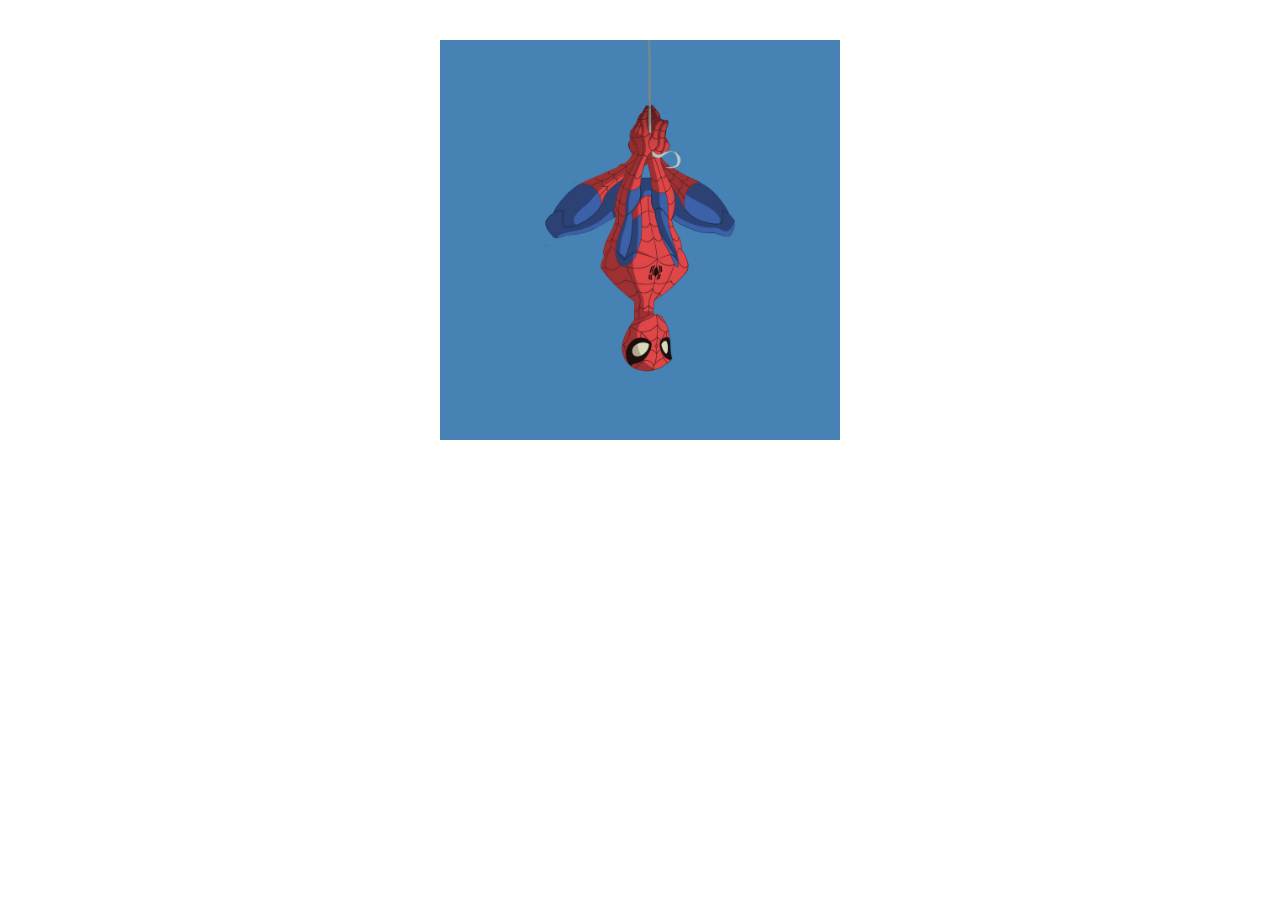
<file: Animations/index.html>
<!DOCTYPE html>
<html lang="es">
<head>
    <meta charset="UTF-8">
    <meta http-equiv="X-UA-Compatible" content="IE=edge">
    <meta name="viewport" content="width=device-width, initial-scale=1.0">
    <title>Animaciones</title>
    <link rel="stylesheet" href="estilos.css">
</head>
<body>
    <div class="cuadrado">
        <img src="spiderman-colgado.png" class="spiderman">
    </div>
</body>
</html>
</file>
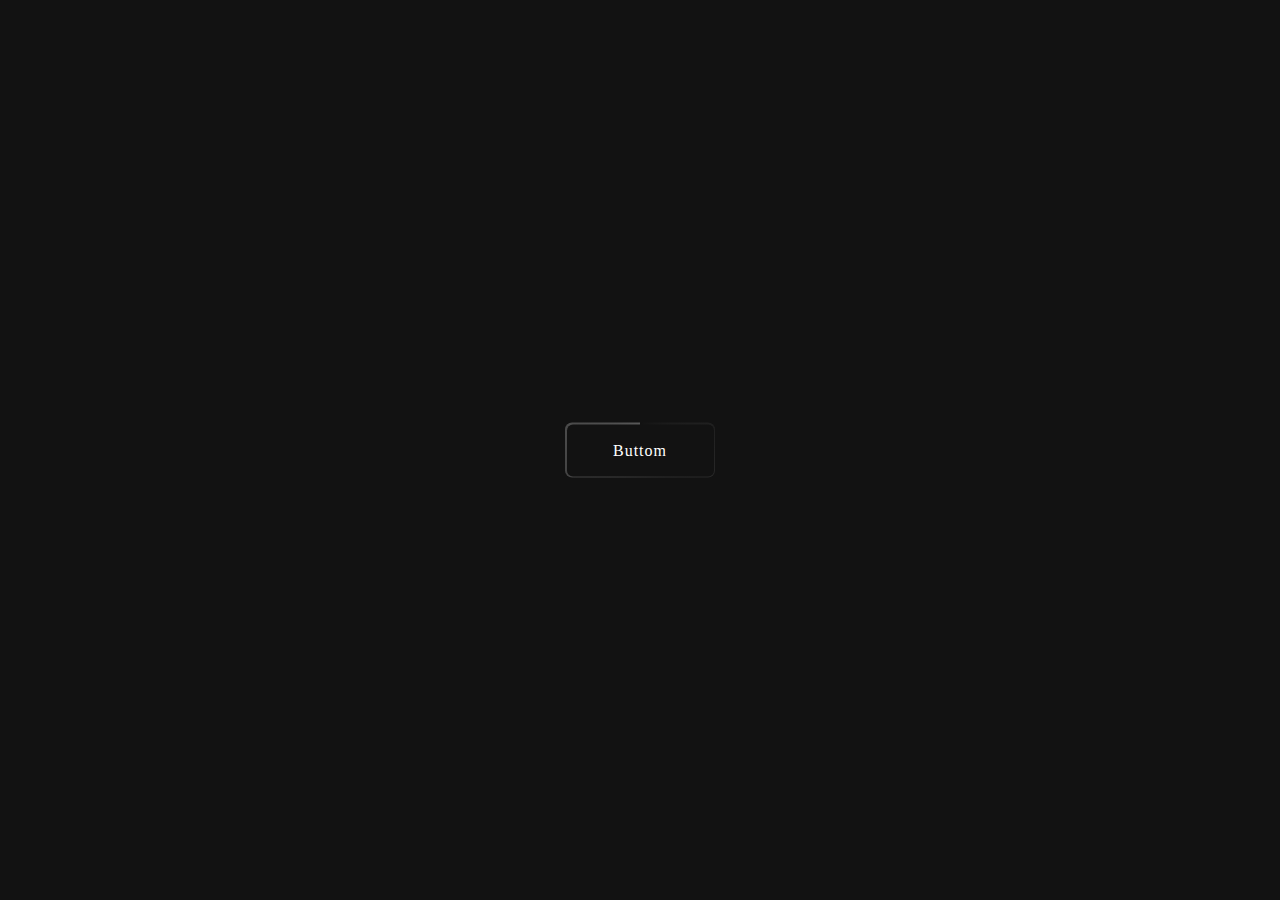
<file: boton/index.html>
<!DOCTYPE html>
<html lang="en">

<head>
  <meta charset="UTF-8">
  <meta http-equiv="X-UA-Compatible" content="IE=edge">
  <meta name="viewport" content="width=device-width, initial-scale=1.0">
  <title>Boton</title>
  <link rel="stylesheet" href="estilos.css">
</head>

<body>
  <div class="container">
    <div class="btn">
      <a href="#">Buttom</a>
    </div>
  </div>
</body>

</html>
</file>
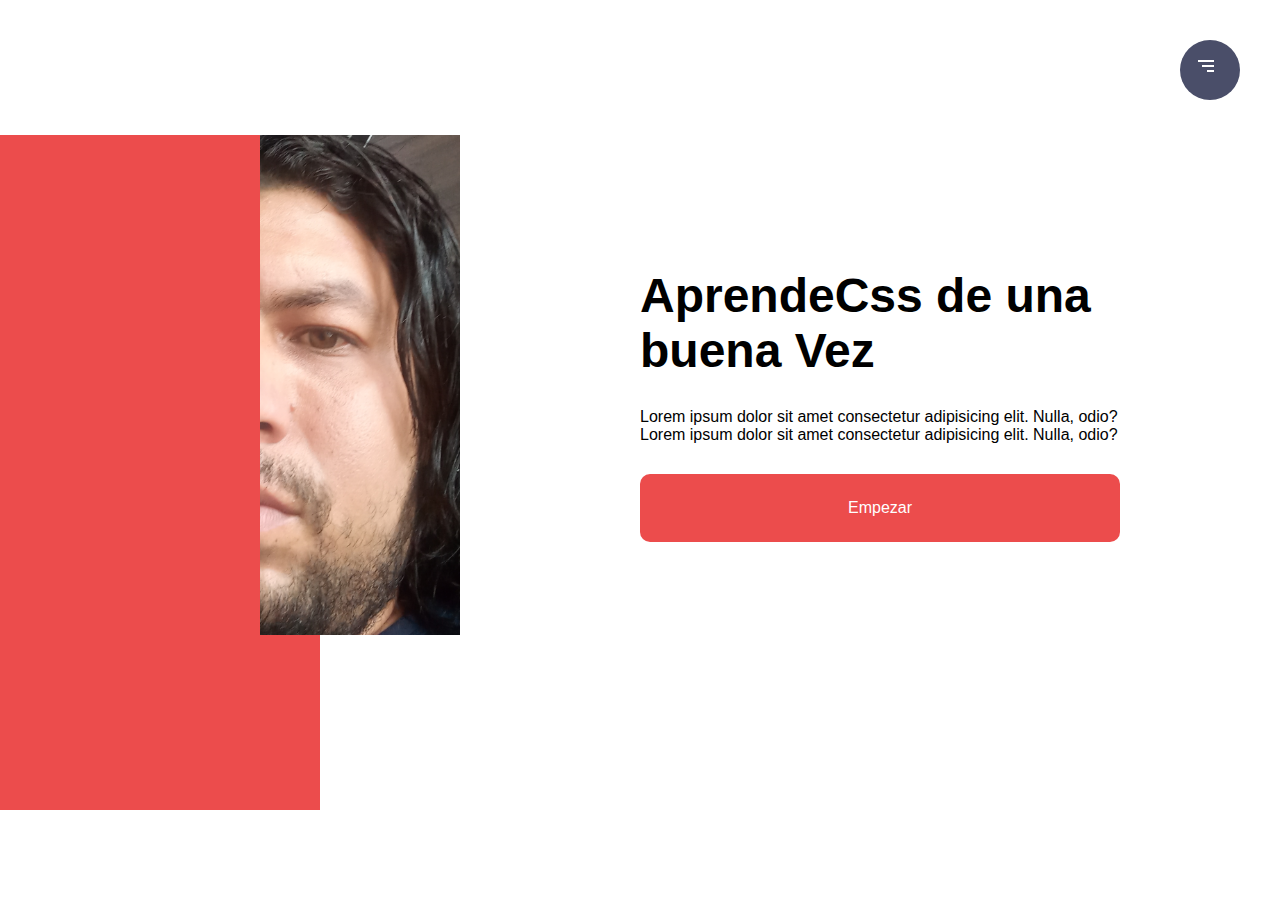
<file: menu Animado/index.html>
<!DOCTYPE html>
<html lang="es">

<head>
  <meta charset="UTF-8">
  <meta http-equiv="X-UA-Compatible" content="IE=edge">
  <meta name="viewport" content="width=device-width, initial-scale=1.0">
  <title>Menu animado</title>
  <link rel="stylesheet" href="estilos.css">
</head>

<body>

  <nav class="menu">
    <input type="checkbox" id="check" class="menu__checked">
    <label for="check" class="menu__label">
      <img src="./close.svg" alt="cerrar" class="menu__hamburguer menu__hamburguer--hidden">
      <img src="./menu.svg" alt="cerrar" class="menu__hamburguer menu__hamburguer--show">
    </label>

    <div class="menu__links">
      <a href="#" class="menu__link">Inicio</a>
      <a href="#" class="menu__link">Acerca de</a>
      <a href="#" class="menu__link">Contacto</a>
    </div>
  </nav>

  <section class="grid">
    <img src="./me.png" alt="yo" class="grid__img">
    <div class="grid__texts">
      <h2 class="grid__title">AprendeCss de una buena Vez</h2>
      <div class="grid__paragraphs">
        <p class="grid__paragrapah">Lorem ipsum dolor sit amet consectetur adipisicing elit. Nulla, odio?</p>
        <p class="grid__paragrapah">Lorem ipsum dolor sit amet consectetur adipisicing elit. Nulla, odio?</p>
      </div>
      <a href="#" class="cta">Empezar</a>
    </div>
  </section>

</body>

</html>
</file>
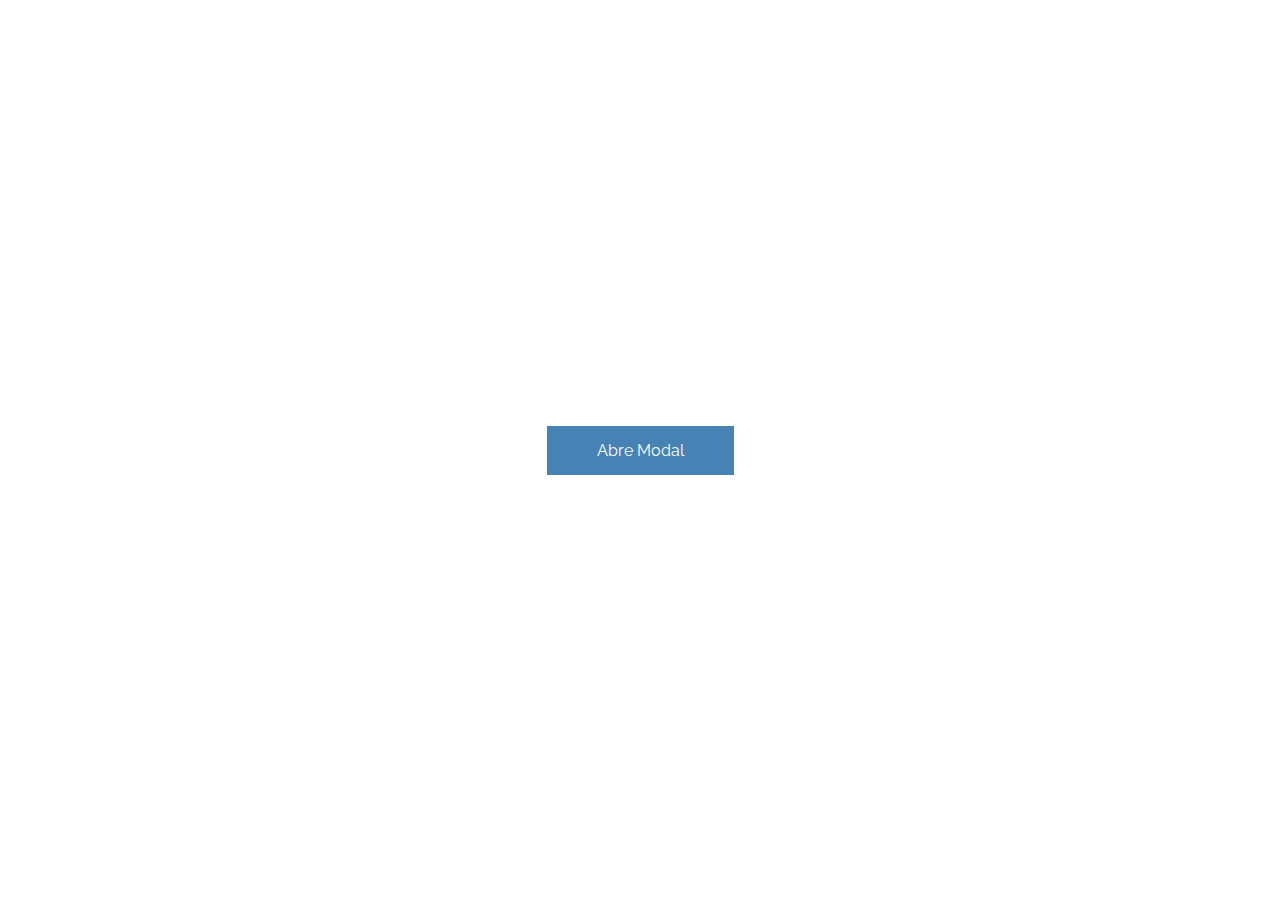
<file: modalcg/index.html>
<!DOCTYPE html>
<html lang="es">
<head>
    <meta charset="UTF-8">
    <meta http-equiv="X-UA-Compatible" content="IE=edge">
    <meta name="viewport" content="width=device-width, initial-scale=1.0">
    <title>Modal</title>
    <link rel="stylesheet" href="estilos.css">
</head>
<body>

    <a href="#target" class="cta">Abre Modal</a>
    
    <section class="modal" id="target">
        <div class="modal__container">
            <a href="#" class="modal__close">X</a>

            <img src="Hostinger Illustration.svg" class="modal__img">

            <div class="modal__texts">
                <h2 class="modal__title">Ten presencia en internet con Hostinger</h2>
                <p class="modal__paragraph">Utiliza el código "ALEXCG" para obtener un súper descuento!</p>
                <a href="#" class="cta">Entra Aquí</a>
            </div>
        </div>
    </section>

</body>
</html>
</file>
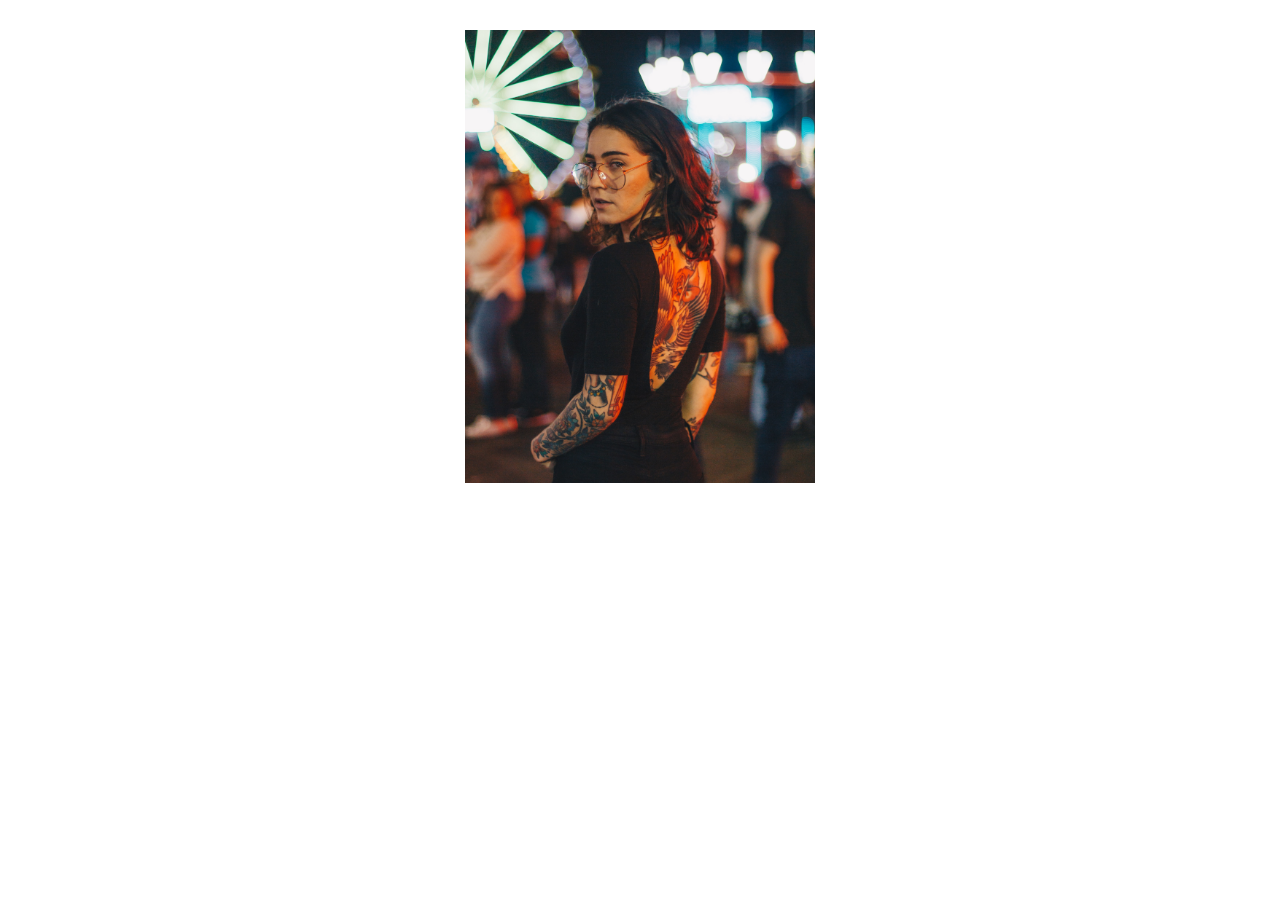
<file: practica card/index.html>
<!DOCTYPE html>
<html lang="es">

<head>
  <meta charset="UTF-8">
  <meta http-equiv="X-UA-Compatible" content="IE=edge">
  <meta name="viewport" content="width=device-width, initial-scale=1.0">
  <title>Practica card</title>
  <link rel="stylesheet" href="estilos.css">
</head>

<body>
  <figure class="picture">
    <img src="image.jpg" class="picture__img">

    <figcaption class="picture__container">
      <div class="picture__texts">
        <h2 class="picture__title">Soy AmdressWolf</h2>
        <p class="picture__paragraph">Lorem ipsum dolor sit amet consectetur, adipisicing elit. Debitis quidem
          accusantium porro facilis qui nesciunt possimus aliquid hic quos repudiandae sunt dolore quae cumque,
          blanditiis dignissimos beatae dicta tempore quod!</p>
      </div>
    </figcaption>
  </figure>
</body>

</html>
</file>
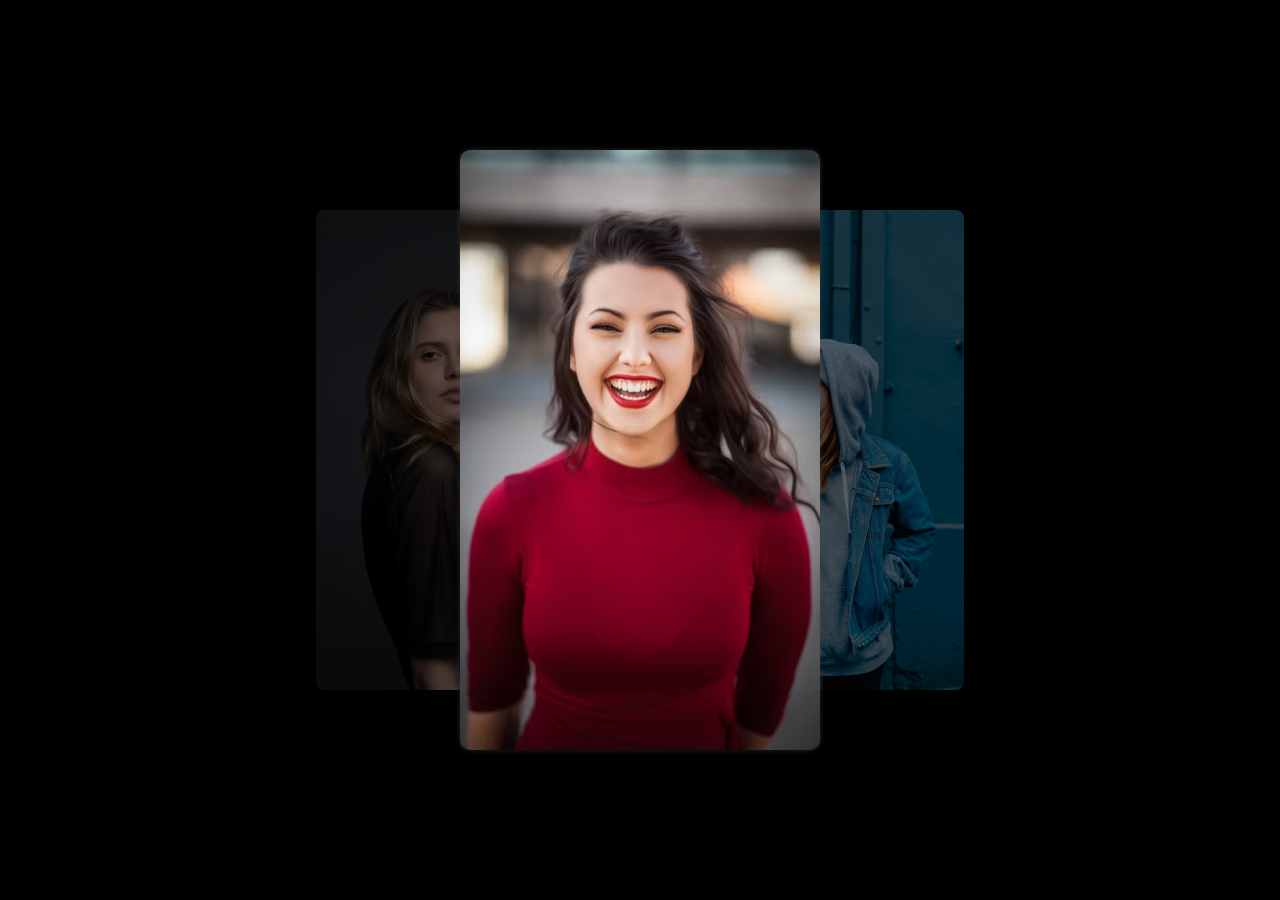
<file: sliderDeImagen/index.html>
<!DOCTYPE html>
<html lang="en">

<head>
  <meta charset="UTF-8">
  <meta http-equiv="X-UA-Compatible" content="IE=edge">
  <meta name="viewport" content="width=device-width, initial-scale=1.0">
  <title>slider De Imagenes</title>
  <link rel="stylesheet" href="estilos.css">
</head>

<body>
  <div class="container">
    <input type="radio" name="slider" id="item-1" checked>
    <input type="radio" name="slider" id="item-2">
    <input type="radio" name="slider" id="item-3">

    <div class="cards">
      <label class="card" for="item-1" id="song-1">
        <img src="./img/chika.avif" alt="chika">
      </label>
      <label class="card" for="item-2" id="song-2">
        <img src="./img/chika2.avif" alt="chika">
      </label>
      <label class="card" for="item-3" id="song-3">
        <img src="./img/chika3.avif" alt="chika">
      </label>
    </div>
  </div>
</body>

</html>
</file>
<file: Animations/estilos.css>
*{
    margin: 0;
    padding: 0;
    box-sizing: border-box;
}

body{
    font-family: sans-serif;
}

.cuadrado{
    width: 400px;
    height: 400px;
    background: steelblue;
    margin: 40px auto;
    overflow: hidden;
    animation-name:animaciones;
    animation-duration: 1s;
    animation-timing-function: ease;
    animation-iteration-count: infinite;
    /* n | infinite */
    animation-direction: reverse;
    /* normal | reverse | alternate | alternate-reverse */
    animation-fill-mode: forwards;
    /* backwars | normal | forwards | both */
    animation-delay: 2s;
    animation-play-state: paused;
    /* running | paused */

    /* animation: name duration timing-function delay iteration-count direction fill-mode; */
    /* animation: 4s 2s infinite alternate animaciones; */
}

.cuadrado:hover{
    animation-play-state: running;
}

@keyframes animaciones {
    0%{
        transform: rotate(0) ;
    }
    100%{
        transform: rotate(360deg) scale(1.3);
    }
}













.spiderman{
    width: 200px;
    margin: 0 auto;
    display: block;
    /* background: yellow; */
    animation: animacion1 3s infinite;
}

@keyframes animacion1 {
    0%{
        transform: translateY(-50px);
    }
    30%{
        transform: translateY(0) rotate(5deg);
    }
    50%{
        transform: rotate(-5deg);
    }
    75%{
        transform: rotate(5deg);
    }
    100%{
        transform: translateY(-50px);
    }
}
</file>
<file: boton/estilos.css>
* {
  margin: 0;
  padding: 0;
  box-sizing: border-box;
  background: #121212;
}
.container {
  position: absolute;
  top: 50%;
  left: 50%;
  transform: translate(-50%, -50%);
}
.btn {
  display: flex;
  position: relative;
  width: 150px;
  height: 55px;
  border-radius: 7px;
  overflow: hidden;
  align-items: center;
  justify-content: center;
}
.btn::before {
  content: "";
  position: absolute;
  width: 200px;
  height: 200px;
  background: conic-gradient(#121212, #595959);
  animation: efecto 1.3s ease infinite;
  transition: 1s ease;
}
@keyframes efecto {
  100% {
    transform: rotate(360deg);
  }
}

.container:hover .btn::before {
  background: #595959;
}

a {
  position: absolute;
  z-index: 1;
  display: block;
  width: 147px;
  height: 52px;
  background: #121212;
  text-align: center;
  line-height: 52px;
  border-radius: 6px;
  text-decoration: none;
  color: #fff;
  letter-spacing: 1px;
}
</file>
<file: menu Animado/estilos.css>
*,
::after,
::before {
  margin: 0;
  padding: 0;
  box-sizing: border-box;
}
body {
  font-family: "arial";
}

.grid {
  display: grid;
  height: 90vh;
  grid-template-columns: repeat(8, 1fr);
  grid-template-rows: repeat(6, 1fr);
}

.grid::before,
.grid::after {
  content: "";
  display: block;
  height: 100%;
  z-index: -1;
  grid-row: 2/-1;
}
.grid::before {
  background: #ec4c4c;
  grid-column: 1/3;
}
.grid::after {
  background: #fff;
  grid-column: 3/-1;
}

.grid__img {
  grid-column: 2/4;
  grid-row: 2/ -2;
  width: 100%;
  height: 100%;
  object-fit: cover;
}

.grid__texts {
  grid-column: 5/-2;
  grid-row: 2/-2;
  display: grid;
  gap: 30px;
  align-content: center;
}
.grid__title {
  font-size: 3rem;
}
.grid__paragraph {
  line-height: 1.7;
  margin-bottom: 20px;
}
.cta {
  background-color: #ec4c4c;
  color: #fff;
  text-decoration: none;
  padding: 25px 0;
  text-align: center;
  border-radius: 10px;
}
.grid img {
  width: 200px;
  height: 500px;
  margin-left: 100px;
}

.menu {
  position: fixed;
  top: 40px;
  right: 40px;
}
.menu__label {
  background-color: #4a4e69;
  cursor: pointer;
  width: 60px;
  height: 60px;
  display: grid;
  align-items: center;
  justify-items: center;
  grid-template-columns: 1fr;
  grid-template-rows: 1fr;
  border-radius: 50px;
  position: relative;
  z-index: 1;
}

.menu__hamburguer {
  grid-column: 1/2;
  grid-row: 1/2;
  transition: transform 0.5s;
}
.menu__hamburguer--hidden {
  transform: scale(0);
  transition: none;
}
.menu__checked {
  display: none;
}

.menu__checked:checked ~ .menu__label .menu__hamburguer--show {
  transform: scale(0);
  transition: none;
}
.menu__checked:checked ~ .menu__label .menu__hamburguer--hidden {
  transform: scale(1);
  transition: transform 0.5s;
}

.menu__links {
  position: fixed;
  width: 100%;
  top: 0;
  left: 0;
  right: 0;
  bottom: 0;
  background-color: #52b788;
  display: flex;
  flex-direction: column;
  align-items: center;
  justify-content: center;
  gap: 2em;
  clip-path: circle(0 at top right);
  transition: clip-path 1.3s;
}

.menu__link {
  color: #fff;
  text-decoration: none;
  font-size: 1.2rem;
}

.menu__checked:checked ~ .menu__links {
  clip-path: circle(150% at top right);
}

.menu__checked:checked ~ .menu__links .menu__link {
  animation-name: show;
  animation-duration: 0.5s;
  animation-fill-mode: both;
  --time1: 1.5s
  --time2: 2s
  --time3: 2.5s
  opacity: 0;
  transform: translateY(-20%);
}

.menu__link:nth-child(1){
  animation-delay: var(--time1);
}
.menu__link:nth-child(2){
  animation-delay: var(--time2);
}
.menu__link:nth-child(3){
  animation-delay: var(--time3);
}

@keyframes show {
  100% {
    opacity: 1;
    transform: translateX(0);
  }
}
</file>
<file: modalcg/estilos.css>
@import url('https://fonts.googleapis.com/css2?family=Raleway:wght@300&display=swap');


:root{
    --clip: circle(0 at top right);
    --show: scale(0);
    --transitionModal: .5s transform;
    --transitionBackground: 1s .5s clip-path;
}

*{
    margin: 0;
    padding: 0;
    box-sizing: border-box;
}

body{
    font-family: 'Raleway', sans-serif;
    height: 100vh;
    display: flex;
}

.modal{
    position: fixed;
    top: 0;
    left: 0;
    width: 100%;
    height: 100%;
    background: rgba(0, 0, 0, 0.76);
    display: flex;
    clip-path: var(--clip);
    transition: var(--transitionBackground);
}

.modal:target{
    --clip: circle(150% at top right);
    --show: scale(1);
    --transitionModal: .5s 1s transform;
    --transitionBackground: 1s clip-path;
}

.modal__container{
    margin: auto;
    background: #fff;
    width: 90%;
    max-width: 1200px;
    min-height: 70%;
    display: grid;
    grid-template-columns: repeat(8,1fr);
    grid-template-rows: repeat(4,1fr);

    position: relative;

    transform: var(--show);
    transition: var(--transitionModal);
}

.modal__close{
    position: absolute;
    background: crimson;
    color: #fff;
    width: 30px;
    height: 30px;
    display: block;
    cursor: pointer;
    text-align: center;
    line-height: 30px;
    text-decoration: none;
    top: 0;
    right: 0;
    font-family: sans-serif;
    font-weight: bold;
}

.modal__img{
    grid-row: 1/-1;
    grid-column: 1/4;
    width: 80%;
    place-self: center;
}

.modal__texts{
    grid-row: 2/-2;
    grid-column: 4/-2;
    place-self: center;
    display: grid;
    gap: 20px;
    justify-items: start;
}


.modal__title{
    font-size: 3rem;
}

.modal__paragraph{
    font-size: 1.3rem;
}

.cta{
    display: inline-block;
    margin: auto;
    background: steelblue;
    padding: 15px 50px;
    text-decoration: none;
    color: #fff;
}
</file>
<file: practica card/estilos.css>
*{
    margin: 0;
    padding: 0;
    box-sizing: border-box;
}

body{
    font-family: arial;
}

.picture{
    width: 350px;
    margin: 30px auto;
    position: relative;
    overflow: hidden;
}



.picture__img{
    width: 100%;
    display: block;
}

.picture__container{
    position: absolute;
    top: 0;
    left: 0;
    background: rgba(220, 20, 60, 0.445);
    width: 100%;
    height: 100%;
    padding: 60px 20px;
    color: #fff;
    transform: translate(100%, 100%) rotate(0);
    transition:transform .5s ;
}

.picture:hover .picture__container{
    transform: translate(0) rotate(360deg);
}

.picture__title{
    font-size: 2rem;
    text-align: center;
    border-bottom: 4px solid ;
    padding-bottom: 8px;
    margin-bottom: 1em;
}

.picture__paragraph{
    line-height: 1.5;
}
</file>
<file: sliderDeImagen/estilos.css>
* {
  margin: 0;
  padding: 0;
  box-sizing: border-box;
}

html,
body {
  width: 100%;
  height: 100%;
}
body {
  display: flex;
  align-items: center;
  justify-content: center;
  padding: 30px, 10px;
  background: #000000;
  transition: background 0.4s ease-in;
}
input[type="radio"] {
  display: none;
}

img {
  width: 100%;
  height: 100%;
  border-radius: 10px;
  object-fit: cover;
}
.card {
  position: absolute;
  width: 60%;
  height: 100%;
  left: 0;
  right: 0;
  margin: auto;
  cursor: pointer;
  transition: transform 0.4s ease;
}
.container {
  width: 100%;
  height: 100%;
  max-width: 600px;
  max-height: 600px;
  display: flex;
  transform-style: preserve-3d;
  justify-content: center;
  flex-direction: column;
  align-items: center;
}

.cards {
  position: relative;
  width: 100%;
  height: 100%;
}

#item-1:checked ~ .cards #song-3,
#item-2:checked ~ .cards #song-1,
#item-3:checked ~ .cards #song-2 {
  transform: translateX(-50%) scale(0.8);
  opacity: 0.4;
  z-index: 0;
}
#item-1:checked ~ .cards #song-2,
#item-2:checked ~ .cards #song-3,
#item-3:checked ~ .cards #song-1 {
  transform: translateX(50%) scale(0.8);
  opacity: 0.4;
  z-index: 0;
}
#item-1:checked ~ .cards #song-1,
#item-2:checked ~ .cards #song-2,
#item-3:checked ~ .cards #song-3 {
  transform: translateX(0) scale(1);
  opacity: 1;
  z-index: 1;
}
#item-1:checked ~ .cards #song-1 img,
#item-2:checked ~ .cards #song-2 img,
#item-3:checked ~ .cards #song-3 img {
  box-shadow: 0 0 5px 0 rgba(81, 81, 81, 0.47);
}
</file>
